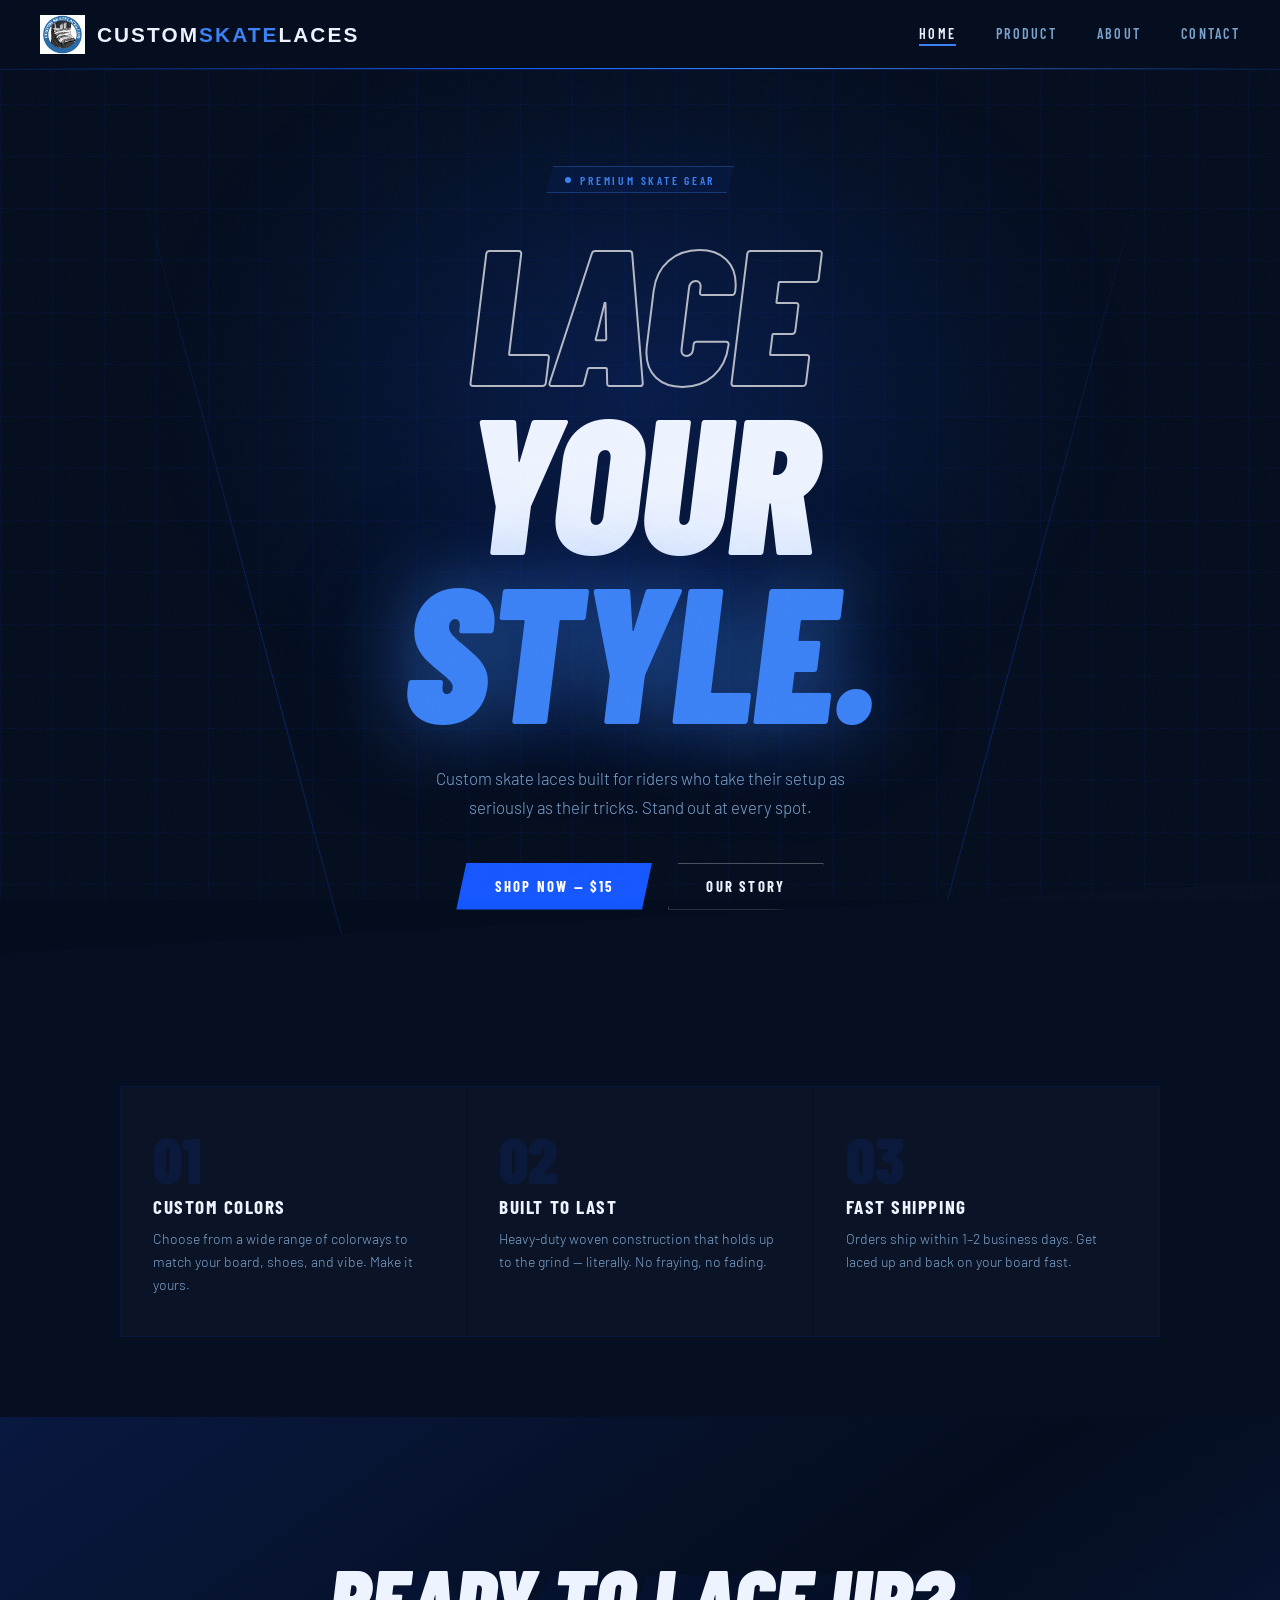
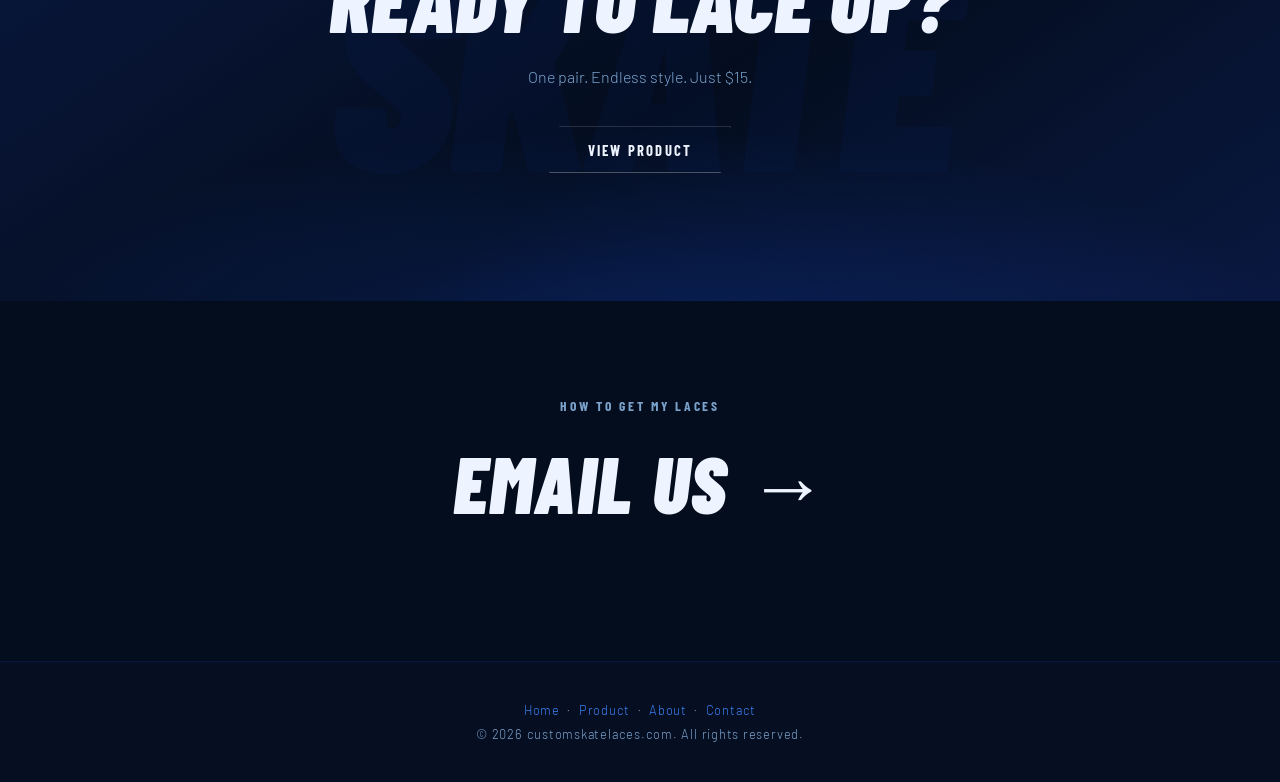
<file: index.html>
<!DOCTYPE html>
<html lang="en">
<head>
  <meta charset="UTF-8" />
  <meta name="viewport" content="width=device-width, initial-scale=1.0" />
  <title>Custom Skate Laces — customskatelaces.com</title>
  <meta name="description" content="Premium custom skate laces. Lace up your style." />
  <link rel="stylesheet" href="styles.css" />
</head>
<body>

  <div class="bg-grid"></div>
  <div class="grain"></div>

  <header>
    <a href="index.html" class="logo-wrap">
      <img src="logo.png" alt="Custom Skate Laces" />
      <span class="logo-text">Custom<em>Skate</em>Laces</span>
    </a>
    <button class="hamburger" aria-label="Toggle menu" onclick="toggleNav()">
      <span></span><span></span><span></span>
    </button>
    <nav id="main-nav">
      <a href="index.html" class="active">Home</a>
      <a href="product.html">Product</a>
      <a href="about.html">About</a>
      <a href="contact.html">Contact</a>
    </nav>
  </header>

  <main>

    <!-- HERO -->
    <section class="hero">
      <div class="hero-lines"></div>

      <div class="hero-tag">
        <span class="dot"></span>
        Premium Skate Gear
      </div>

      <h1>
        <span class="line-outline">Lace</span>
        <span class="line-solid">Your</span>
        <span class="line-blue">Style.</span>
      </h1>

      <p class="hero-sub">
        Custom skate laces built for riders who take their setup as seriously as their tricks. Stand out at every spot.
      </p>

      <div class="hero-actions">
        <a href="product.html" class="btn btn-primary">Shop Now — $15</a>
        <a href="about.html" class="btn btn-ghost">Our Story</a>
      </div>
    </section>

    <!-- FEATURES -->
    <section class="features">
      <div class="features-inner">
        <div class="feature-card">
          <div class="feat-num">01</div>
          <h3>Custom Colors</h3>
          <p>Choose from a wide range of colorways to match your board, shoes, and vibe. Make it yours.</p>
        </div>
        <div class="feature-card">
          <div class="feat-num">02</div>
          <h3>Built to Last</h3>
          <p>Heavy-duty woven construction that holds up to the grind — literally. No fraying, no fading.</p>
        </div>
        <div class="feature-card">
          <div class="feat-num">03</div>
          <h3>Fast Shipping</h3>
          <p>Orders ship within 1–2 business days. Get laced up and back on your board fast.</p>
        </div>
      </div>
    </section>

    <!-- CTA BAND -->
    <section class="cta-band">
      <div class="wm">SKATE</div>
      <h2>Ready to Lace Up?</h2>
      <p>One pair. Endless style. Just $15.</p>
      <a href="product.html" class="btn btn-ghost">View Product</a>
    </section>

    <!-- CONTACT CTA -->
    <section class="contact-cta">
      <p class="contact-eyebrow">How to get my laces</p>
      <a href="mailto:dan.abreu88@gmail.com?subject=Custom%20Skate%20Laces%20Inquiry&body=Hi%20Dan%2C%0A%0AI%27d%20love%20to%20learn%20more%20about%20Custom%20Skate%20Laces.%0A%0A" class="contact-link">
        Email Us <span class="arrow">→</span>
      </a>
    </section>

  </main>

  <footer>
    <a href="index.html">Home</a> &nbsp;·&nbsp; <a href="product.html">Product</a> &nbsp;·&nbsp; <a href="about.html">About</a> &nbsp;·&nbsp; <a href="contact.html">Contact</a>
    <p style="margin-top:0.5rem;">&copy; 2026 customskatelaces.com. All rights reserved.</p>
  </footer>

  <script>
    function toggleNav() {
      document.getElementById('main-nav').classList.toggle('open');
    }
  </script>
</body>
</html>
</file>
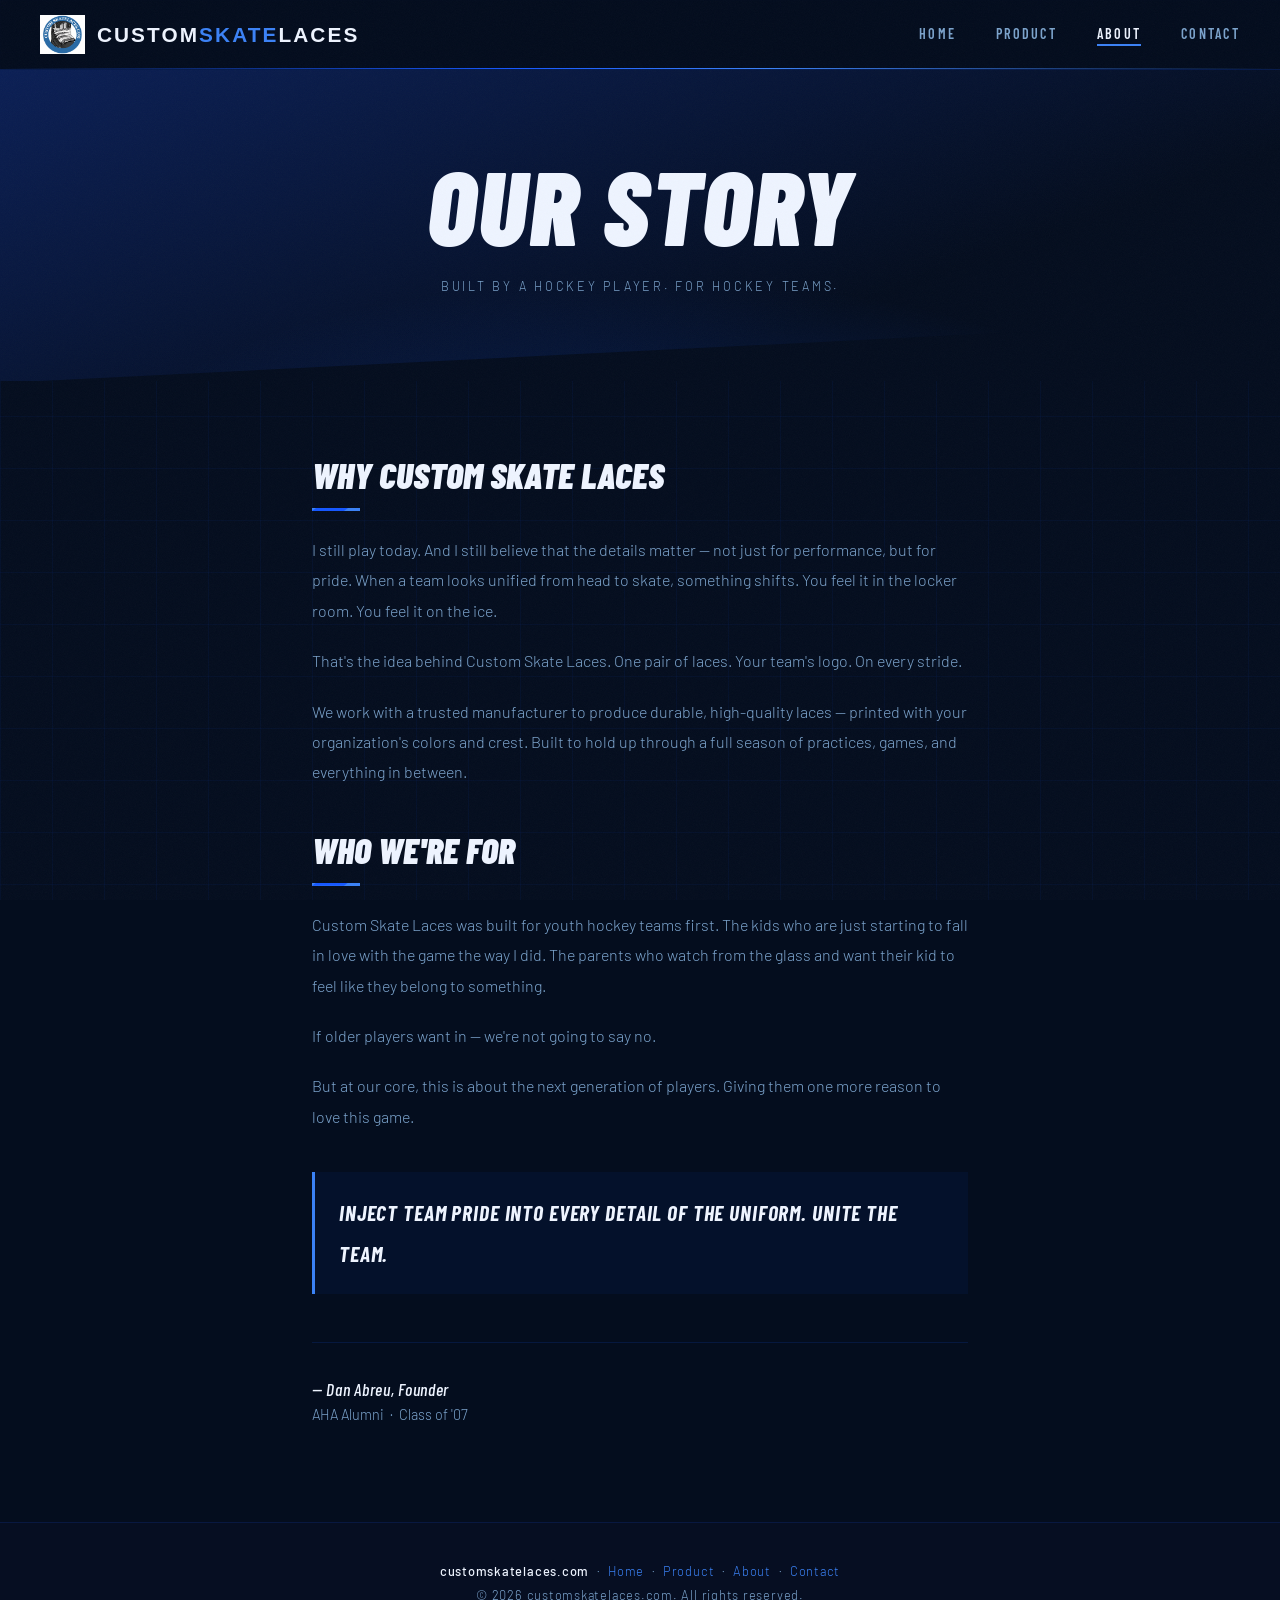
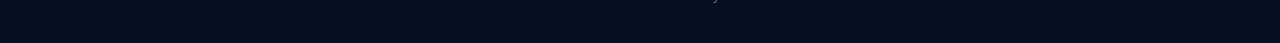
<file: about.html>
<!DOCTYPE html>
<html lang="en">
<head>
  <meta charset="UTF-8" />
  <meta name="viewport" content="width=device-width, initial-scale=1.0" />
  <title>About — customskatelaces.com</title>
  <meta name="description" content="The story behind Custom Skate Laces — built by a hockey player, for hockey teams." />
  <link rel="stylesheet" href="styles.css" />
  <style>
    .about-section {
      position: relative;
      z-index: 1;
      max-width: 720px;
      margin: 4.5rem auto 6rem;
      padding: 0 2rem;
    }
    .about-section h2 {
      font-family: 'Barlow Condensed', sans-serif;
      font-weight: 900;
      font-style: italic;
      font-size: 2.25rem;
      text-transform: uppercase;
      margin: 2.5rem 0 0.75rem;
      color: var(--white);
    }
    .about-section p {
      font-size: 1rem;
      color: var(--muted);
      line-height: 1.9;
      margin-bottom: 1.25rem;
    }
    .about-divider {
      width: 48px;
      height: 3px;
      background: var(--electric);
      margin: 0.5rem 0 1.5rem;
    }
    .about-mission {
      border-left: 3px solid var(--electric);
      padding: 1.25rem 1.5rem;
      margin: 2.5rem 0;
      background: rgba(21,87,255,0.06);
    }
    .about-mission p {
      font-family: 'Barlow Condensed', sans-serif;
      font-weight: 700;
      font-style: italic;
      font-size: 1.35rem;
      text-transform: uppercase;
      color: var(--white);
      margin: 0;
      letter-spacing: 0.04em;
    }
    .about-signature {
      margin-top: 3rem;
      padding-top: 2rem;
      border-top: 1px solid rgba(21,87,255,0.15);
    }
    .about-signature p {
      font-size: 0.9rem;
      color: var(--muted);
      margin: 0;
      line-height: 1.6;
    }
    .about-signature strong {
      color: var(--white);
      font-family: 'Barlow Condensed', sans-serif;
      font-size: 1.1rem;
      font-weight: 700;
      font-style: italic;
      letter-spacing: 0.04em;
    }
  </style>
</head>
<body>
  <div class="bg-grid"></div>
  <div class="grain"></div>
  <header>
    <a href="index.html" class="logo-wrap">
      <img src="logo.png" alt="Custom Skate Laces" />
      <span class="logo-text">Custom<em>Skate</em>Laces</span>
    </a>
    <button class="hamburger" aria-label="Toggle menu" onclick="toggleNav()">
      <span></span><span></span><span></span>
    </button>
    <nav id="main-nav">
      <a href="index.html">Home</a>
      <a href="product.html">Product</a>
      <a href="about.html" class="active">About</a>
      <a href="contact.html">Contact</a>
    </nav>
  </header>
  <main>
    <div class="page-hero">
      <h1>Our Story</h1>
      <p>Built by a hockey player. For hockey teams.</p>
    </div>
    <section class="about-section">
      <h2>Why Custom Skate Laces</h2>
      <div class="about-divider"></div>
      <p>I still play today. And I still believe that the details matter — not just for performance, but for pride. When a team looks unified from head to skate, something shifts. You feel it in the locker room. You feel it on the ice.</p>
      <p>That's the idea behind Custom Skate Laces. One pair of laces. Your team's logo. On every stride.</p>
      <p>We work with a trusted manufacturer to produce durable, high-quality laces — printed with your organization's colors and crest. Built to hold up through a full season of practices, games, and everything in between.</p>
      <h2>Who We're For</h2>
      <div class="about-divider"></div>
      <p>Custom Skate Laces was built for youth hockey teams first. The kids who are just starting to fall in love with the game the way I did. The parents who watch from the glass and want their kid to feel like they belong to something.</p>
      <p>If older players want in — we're not going to say no.</p>
      <p>But at our core, this is about the next generation of players. Giving them one more reason to love this game.</p>
      <div class="about-mission">
        <p>Inject team pride into every detail of the uniform. Unite the team.</p>
      </div>
      <div class="about-signature">
        <p><strong>— Dan Abreu, Founder</strong></p>
        <p>AHA Alumni &nbsp;·&nbsp; Class of '07</p>
      </div>
    </section>
  </main>
  <footer>
    <p><strong>customskatelaces.com</strong> &nbsp;·&nbsp; <a href="index.html">Home</a> &nbsp;·&nbsp; <a href="product.html">Product</a> &nbsp;·&nbsp; <a href="about.html">About</a> &nbsp;·&nbsp; <a href="contact.html">Contact</a></p>
    <p style="margin-top:0.5rem;">&copy; 2026 customskatelaces.com. All rights reserved.</p>
  </footer>
  <script>
    function toggleNav() {
      document.getElementById('main-nav').classList.toggle('open');
    }
  </script>
</body>
</html>
</file>
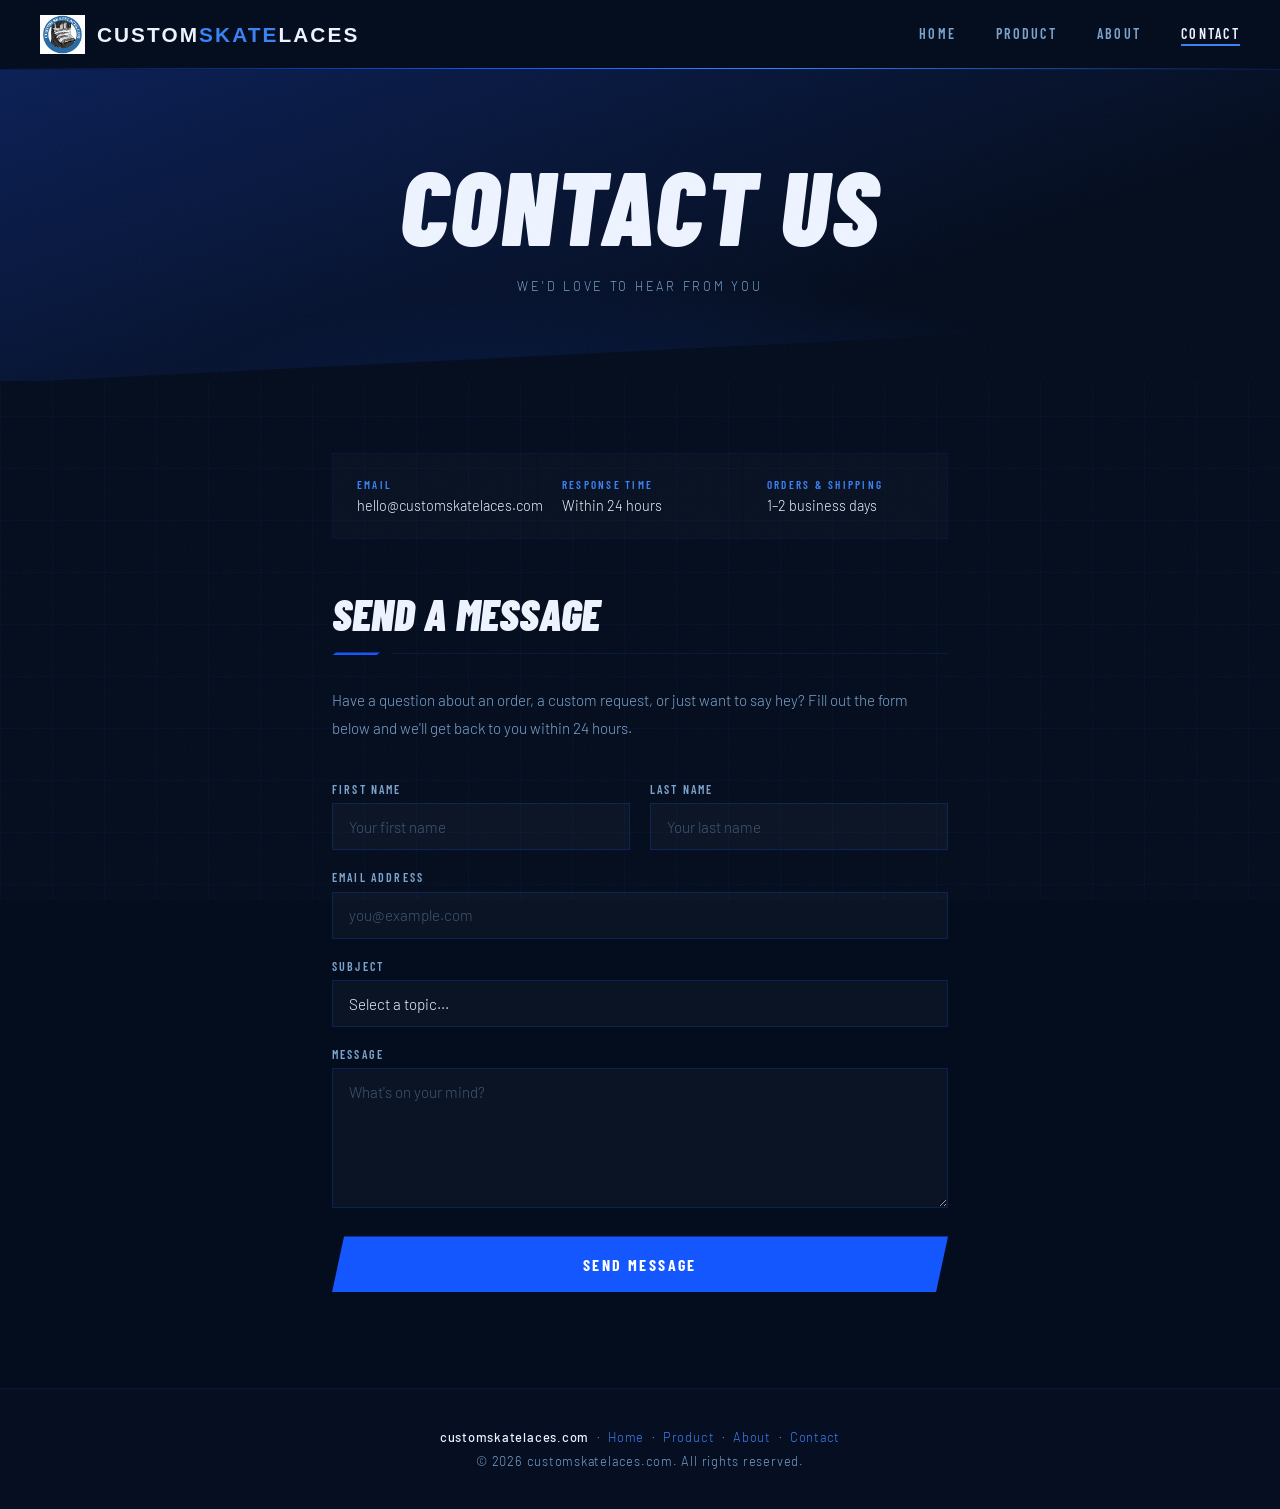
<file: contact.html>
<!DOCTYPE html>
<html lang="en">
<head>
  <meta charset="UTF-8" />
  <meta name="viewport" content="width=device-width, initial-scale=1.0" />
  <title>Contact — customskatelaces.com</title>
  <meta name="description" content="Get in touch with Custom Skate Laces." />
  <link rel="stylesheet" href="styles.css" />
  <style>
    /* ── CONTACT PAGE STYLES ── */
    .contact-section {
      position: relative;
      z-index: 1;
      max-width: 680px;
      margin: 4.5rem auto 6rem;
      padding: 0 2rem;
    }

    .contact-section h2 {
      font-family: 'Barlow Condensed', sans-serif;
      font-weight: 900;
      font-style: italic;
      font-size: 2.75rem;
      text-transform: uppercase;
      margin-bottom: 0.75rem;
    }

    .contact-intro {
      font-size: 0.95rem;
      color: var(--muted);
      line-height: 1.8;
      margin-bottom: 2.5rem;
    }

    .contact-form {
      display: flex;
      flex-direction: column;
      gap: 1.25rem;
    }

    .form-group {
      display: flex;
      flex-direction: column;
      gap: 0.45rem;
    }

    .form-row {
      display: grid;
      grid-template-columns: 1fr 1fr;
      gap: 1.25rem;
    }

    label {
      font-family: 'Barlow Condensed', sans-serif;
      font-weight: 600;
      font-size: 0.75rem;
      letter-spacing: 0.18em;
      text-transform: uppercase;
      color: var(--muted);
    }

    input, textarea, select {
      background: rgba(255,255,255,0.03);
      border: 1px solid rgba(21,87,255,0.22);
      color: var(--white);
      font-family: 'Barlow', sans-serif;
      font-size: 0.95rem;
      font-weight: 300;
      padding: 0.85rem 1rem;
      outline: none;
      transition: border-color 0.2s, background 0.2s, box-shadow 0.2s;
      width: 100%;
      -webkit-appearance: none;
    }

    input::placeholder, textarea::placeholder {
      color: rgba(123,163,204,0.45);
    }

    input:focus, textarea:focus, select:focus {
      border-color: var(--electric);
      background: rgba(21,87,255,0.06);
      box-shadow: 0 0 0 3px rgba(21,87,255,0.12);
    }

    textarea {
      resize: vertical;
      min-height: 140px;
    }

    select option {
      background: var(--navy);
      color: var(--white);
    }

    .submit-btn {
      width: 100%;
      text-align: center;
      padding: 1.15rem;
      font-size: 1rem;
      margin-top: 0.5rem;
      clip-path: polygon(12px 0%, 100% 0%, calc(100% - 12px) 100%, 0% 100%);
      cursor: pointer;
    }

    /* Success state */
    .success-msg {
      display: none;
      background: rgba(21,87,255,0.1);
      border: 1px solid rgba(21,87,255,0.3);
      padding: 1.5rem;
      text-align: center;
      margin-top: 1.5rem;
    }

    .success-msg h3 {
      font-family: 'Barlow Condensed', sans-serif;
      font-weight: 700;
      font-style: italic;
      font-size: 1.75rem;
      text-transform: uppercase;
      color: var(--electric);
      margin-bottom: 0.5rem;
    }

    .success-msg p {
      color: var(--muted);
      font-size: 0.9rem;
    }

    /* Info cards */
    .contact-info {
      display: grid;
      grid-template-columns: repeat(auto-fit, minmax(180px, 1fr));
      gap: 1px;
      border: 1px solid rgba(21,87,255,0.12);
      margin-bottom: 3rem;
    }

    .info-card {
      background: rgba(255,255,255,0.018);
      padding: 1.5rem;
      transition: background 0.3s;
    }

    .info-card:hover { background: rgba(21,87,255,0.055); }

    .info-label {
      font-family: 'Barlow Condensed', sans-serif;
      font-size: 0.7rem;
      font-weight: 600;
      letter-spacing: 0.2em;
      text-transform: uppercase;
      color: var(--electric);
      margin-bottom: 0.4rem;
    }

    .info-value {
      font-size: 0.9rem;
      color: var(--white);
    }

    @media (max-width: 560px) {
      .form-row { grid-template-columns: 1fr; }
    }
  </style>
</head>
<body>

  <div class="bg-grid"></div>
  <div class="grain"></div>

  <header>
    <a href="index.html" class="logo-wrap">
      <img src="logo.png" alt="Custom Skate Laces" />
      <span class="logo-text">Custom<em>Skate</em>Laces</span>
    </a>
    <button class="hamburger" aria-label="Toggle menu" onclick="toggleNav()">
      <span></span><span></span><span></span>
    </button>
    <nav id="main-nav">
      <a href="index.html">Home</a>
      <a href="product.html">Product</a>
      <a href="about.html">About</a>
      <a href="contact.html" class="active">Contact</a>
    </nav>
  </header>

  <main>

    <div class="page-hero">
      <h1>Contact Us</h1>
      <p>We'd love to hear from you</p>
    </div>

    <section class="contact-section">

      <!-- Info strip -->
      <div class="contact-info">
        <div class="info-card">
          <div class="info-label">Email</div>
          <div class="info-value">hello@customskatelaces.com</div>
        </div>
        <div class="info-card">
          <div class="info-label">Response Time</div>
          <div class="info-value">Within 24 hours</div>
        </div>
        <div class="info-card">
          <div class="info-label">Orders & Shipping</div>
          <div class="info-value">1–2 business days</div>
        </div>
      </div>

      <h2>Send a Message</h2>
      <div class="about-divider"></div>
      <p class="contact-intro">
        Have a question about an order, a custom request, or just want to say hey? Fill out the form below and we'll get back to you within 24 hours.
      </p>

      <form class="contact-form" onsubmit="handleSubmit(event)">

        <div class="form-row">
          <div class="form-group">
            <label for="fname">First Name</label>
            <input type="text" id="fname" name="fname" placeholder="Your first name" required />
          </div>
          <div class="form-group">
            <label for="lname">Last Name</label>
            <input type="text" id="lname" name="lname" placeholder="Your last name" required />
          </div>
        </div>

        <div class="form-group">
          <label for="email">Email Address</label>
          <input type="email" id="email" name="email" placeholder="you@example.com" required />
        </div>

        <div class="form-group">
          <label for="subject">Subject</label>
          <select id="subject" name="subject">
            <option value="">Select a topic...</option>
            <option value="order">Order Question</option>
            <option value="custom">Custom Request</option>
            <option value="shipping">Shipping</option>
            <option value="other">Other</option>
          </select>
        </div>

        <div class="form-group">
          <label for="message">Message</label>
          <textarea id="message" name="message" placeholder="What's on your mind?" required></textarea>
        </div>

        <button type="submit" class="btn btn-primary submit-btn">Send Message</button>

      </form>

      <div class="success-msg" id="success">
        <h3>Message Sent!</h3>
        <p>Thanks for reaching out — we'll get back to you within 24 hours.</p>
      </div>

    </section>

  </main>

  <footer>
    <p><strong>customskatelaces.com</strong> &nbsp;·&nbsp; <a href="index.html">Home</a> &nbsp;·&nbsp; <a href="product.html">Product</a> &nbsp;·&nbsp; <a href="about.html">About</a> &nbsp;·&nbsp; <a href="contact.html">Contact</a></p>
    <p style="margin-top:0.5rem;">&copy; 2026 customskatelaces.com. All rights reserved.</p>
  </footer>

  <script>
    function toggleNav() {
      document.getElementById('main-nav').classList.toggle('open');
    }

    function handleSubmit(e) {
      e.preventDefault();
      document.querySelector('.contact-form').style.display = 'none';
      document.getElementById('success').style.display = 'block';
    }
  </script>

</body>
</html>
</file>
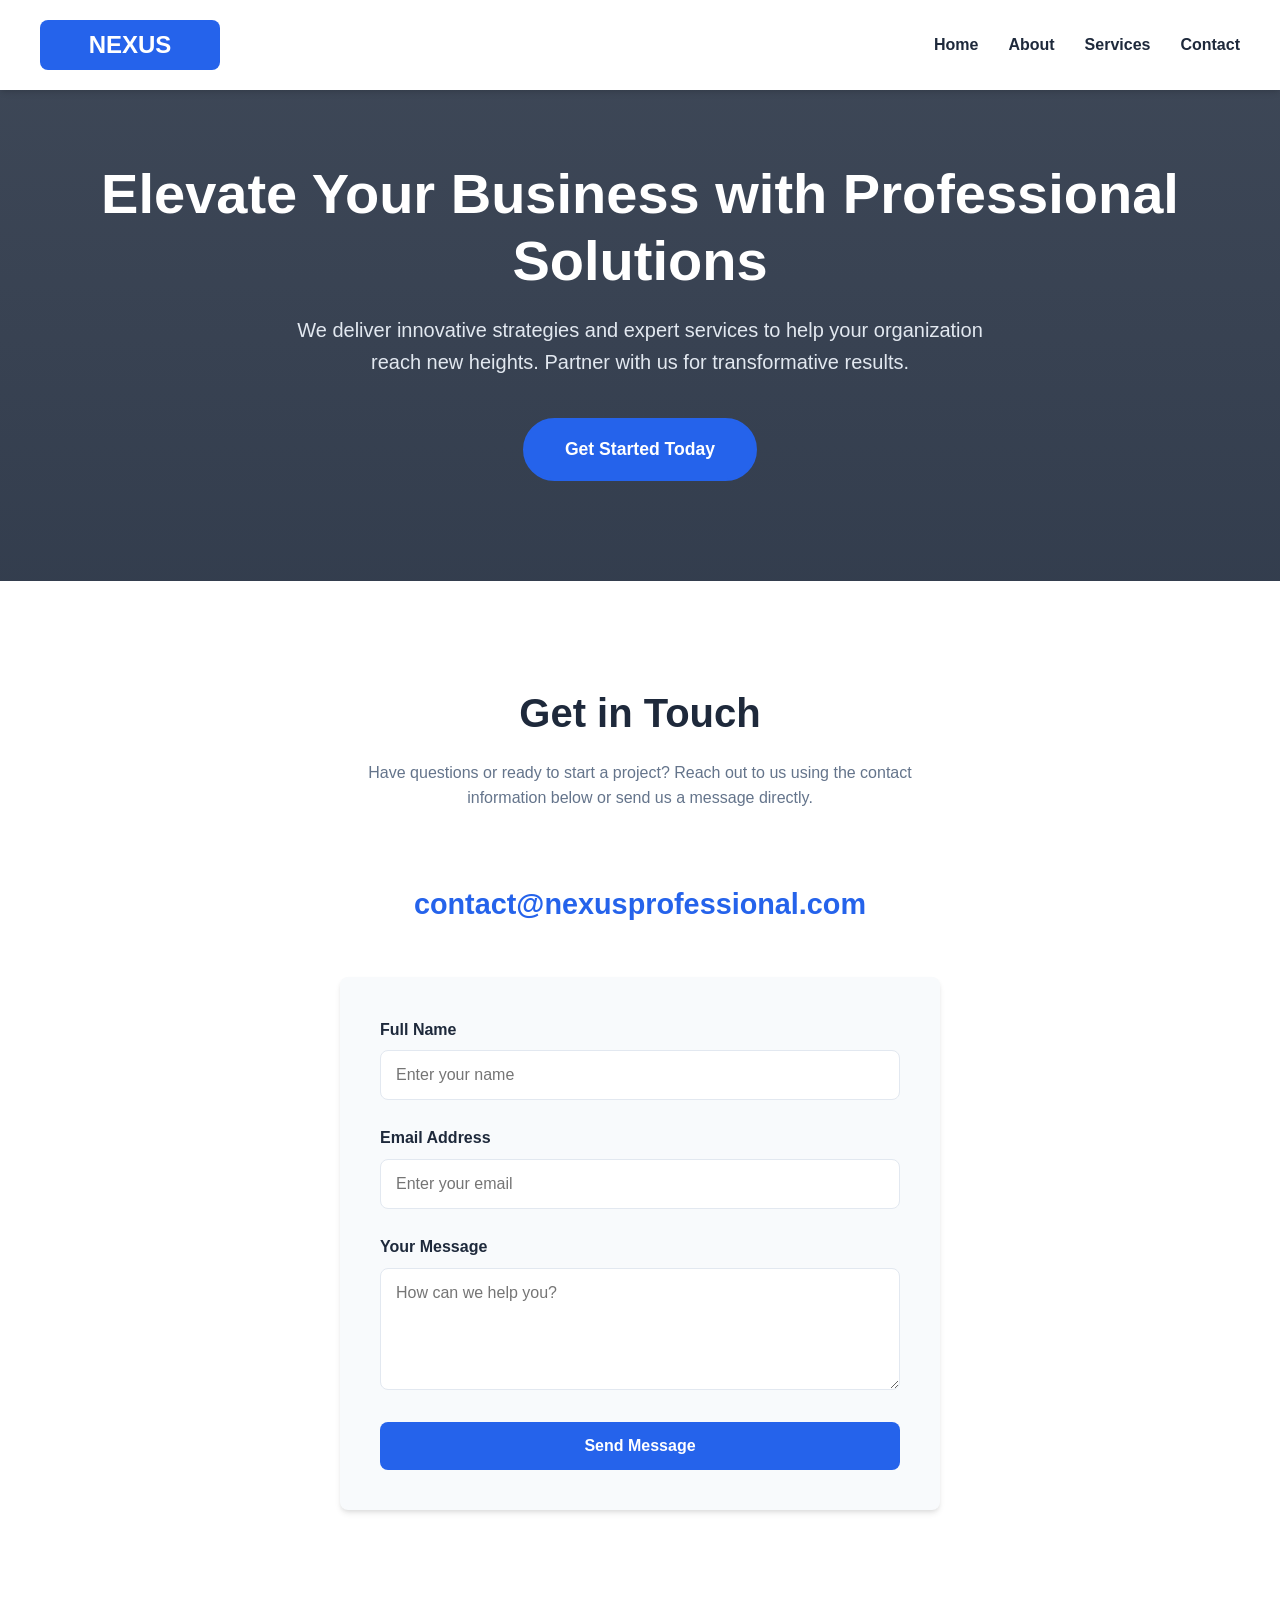
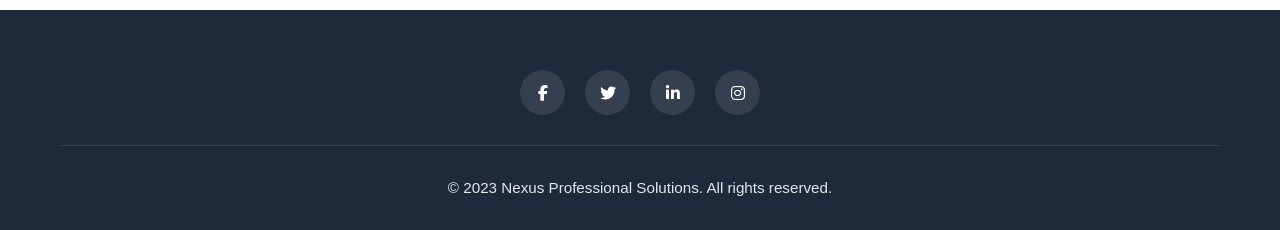
<file: landing-page.html>
<!DOCTYPE html>
<html lang="en">
<head>
    <meta charset="UTF-8">
    <meta name="viewport" content="width=device-width, initial-scale=1.0">
    <title>Nexus | Professional Solutions</title>
    <link rel="stylesheet" href="https://cdnjs.cloudflare.com/ajax/libs/font-awesome/6.4.0/css/all.min.css">
    <style>
        /* Base Styles & Variables */
        :root {
            --primary: #2563eb;
            --primary-dark: #1d4ed8;
            --secondary: #64748b;
            --light: #f8fafc;
            --dark: #1e293b;
            --gray: #e2e8f0;
            --transition: all 0.3s ease;
            --shadow: 0 4px 6px -1px rgba(0, 0, 0, 0.1), 0 2px 4px -1px rgba(0, 0, 0, 0.06);
            --radius: 8px;
        }
        
        * {
            margin: 0;
            padding: 0;
            box-sizing: border-box;
        }
        
        body {
            font-family: 'Segoe UI', Tahoma, Geneva, Verdana, sans-serif;
            line-height: 1.6;
            color: var(--dark);
            background-color: var(--light);
        }
        
        .container {
            width: 100%;
            max-width: 1200px;
            margin: 0 auto;
            padding: 0 20px;
        }
        
        /* Header & Navigation */
        header {
            background-color: white;
            box-shadow: var(--shadow);
            position: fixed;
            top: 0;
            width: 100%;
            z-index: 1000;
        }
        
        .header-container {
            display: flex;
            justify-content: space-between;
            align-items: center;
            padding: 20px 0;
        }
        
        .logo {
            display: flex;
            align-items: center;
        }
        
        .logo-placeholder {
            width: 180px;
            height: 50px;
            background-color: var(--primary);
            color: white;
            display: flex;
            align-items: center;
            justify-content: center;
            font-weight: 700;
            font-size: 1.5rem;
            border-radius: var(--radius);
        }
        
        nav ul {
            display: flex;
            list-style: none;
        }
        
        nav ul li {
            margin-left: 30px;
        }
        
        nav ul li a {
            text-decoration: none;
            color: var(--dark);
            font-weight: 600;
            transition: var(--transition);
            padding: 5px 0;
            position: relative;
        }
        
        nav ul li a:hover {
            color: var(--primary);
        }
        
        nav ul li a::after {
            content: '';
            position: absolute;
            bottom: 0;
            left: 0;
            width: 0;
            height: 2px;
            background-color: var(--primary);
            transition: var(--transition);
        }
        
        nav ul li a:hover::after {
            width: 100%;
        }
        
        .mobile-menu-btn {
            display: none;
            background: none;
            border: none;
            font-size: 1.5rem;
            color: var(--dark);
            cursor: pointer;
        }
        
        /* Hero Section */
        .hero {
            padding: 160px 0 100px;
            background: linear-gradient(rgba(30, 41, 59, 0.85), rgba(30, 41, 59, 0.9)), url('https://images.unsplash.com/photo-1497366216548-37526070297c?ixlib=rb-4.0.3&ixid=M3wxMjA3fDB8MHxwaG90by1wYWdlfHx8fGVufDB8fHx8fA%3D%3D&auto=format&fit=crop&w=2069&q=80') no-repeat center center/cover;
            color: white;
            text-align: center;
        }
        
        .hero h1 {
            font-size: 3.5rem;
            margin-bottom: 20px;
            line-height: 1.2;
        }
        
        .hero p {
            font-size: 1.25rem;
            max-width: 700px;
            margin: 0 auto 40px;
            color: var(--gray);
        }
        
        .cta-button {
            display: inline-block;
            background-color: var(--primary);
            color: white;
            padding: 15px 40px;
            border-radius: 50px;
            text-decoration: none;
            font-weight: 600;
            font-size: 1.1rem;
            transition: var(--transition);
            border: 2px solid var(--primary);
        }
        
        .cta-button:hover {
            background-color: transparent;
            color: white;
        }
        
        /* Contact Section */
        .contact-section {
            padding: 100px 0;
            background-color: white;
        }
        
        .section-title {
            text-align: center;
            margin-bottom: 60px;
        }
        
        .section-title h2 {
            font-size: 2.5rem;
            margin-bottom: 15px;
            color: var(--dark);
        }
        
        .section-title p {
            color: var(--secondary);
            max-width: 600px;
            margin: 0 auto;
        }
        
        .contact-container {
            display: flex;
            justify-content: center;
            align-items: center;
            flex-direction: column;
        }
        
        .contact-email {
            font-size: 1.8rem;
            margin-bottom: 40px;
            text-align: center;
        }
        
        .contact-email a {
            color: var(--primary);
            text-decoration: none;
            font-weight: 600;
            padding: 10px 20px;
            border-radius: var(--radius);
            transition: var(--transition);
            display: inline-block;
        }
        
        .contact-email a:hover {
            background-color: rgba(37, 99, 235, 0.1);
        }
        
        .contact-form {
            width: 100%;
            max-width: 600px;
            background-color: var(--light);
            padding: 40px;
            border-radius: var(--radius);
            box-shadow: var(--shadow);
        }
        
        .form-group {
            margin-bottom: 25px;
        }
        
        .form-group label {
            display: block;
            margin-bottom: 8px;
            font-weight: 600;
        }
        
        .form-group input,
        .form-group textarea {
            width: 100%;
            padding: 15px;
            border: 1px solid var(--gray);
            border-radius: var(--radius);
            font-family: inherit;
            font-size: 1rem;
            transition: var(--transition);
        }
        
        .form-group input:focus,
        .form-group textarea:focus {
            outline: none;
            border-color: var(--primary);
            box-shadow: 0 0 0 3px rgba(37, 99, 235, 0.1);
        }
        
        .submit-btn {
            background-color: var(--primary);
            color: white;
            border: none;
            padding: 15px 30px;
            border-radius: var(--radius);
            font-weight: 600;
            font-size: 1rem;
            cursor: pointer;
            transition: var(--transition);
            width: 100%;
        }
        
        .submit-btn:hover {
            background-color: var(--primary-dark);
        }
        
        /* Footer */
        footer {
            background-color: var(--dark);
            color: white;
            padding: 60px 0 30px;
        }
        
        .footer-container {
            display: flex;
            flex-direction: column;
            align-items: center;
        }
        
        .social-icons {
            display: flex;
            margin-bottom: 30px;
        }
        
        .social-icons a {
            display: flex;
            align-items: center;
            justify-content: center;
            width: 45px;
            height: 45px;
            background-color: rgba(255, 255, 255, 0.1);
            color: white;
            border-radius: 50%;
            margin: 0 10px;
            text-decoration: none;
            transition: var(--transition);
        }
        
        .social-icons a:hover {
            background-color: var(--primary);
            transform: translateY(-3px);
        }
        
        .copyright {
            text-align: center;
            color: var(--gray);
            font-size: 0.95rem;
            padding-top: 30px;
            border-top: 1px solid rgba(255, 255, 255, 0.1);
            width: 100%;
        }
        
        /* Responsive Design */
        @media (max-width: 992px) {
            .hero h1 {
                font-size: 2.8rem;
            }
            
            .contact-email {
                font-size: 1.5rem;
            }
        }
        
        @media (max-width: 768px) {
            .mobile-menu-btn {
                display: block;
            }
            
            nav ul {
                position: fixed;
                top: 90px;
                left: 0;
                width: 100%;
                background-color: white;
                flex-direction: column;
                align-items: center;
                padding: 20px 0;
                box-shadow: var(--shadow);
                transform: translateY(-100%);
                opacity: 0;
                visibility: hidden;
                transition: var(--transition);
            }
            
            nav ul.active {
                transform: translateY(0);
                opacity: 1;
                visibility: visible;
            }
            
            nav ul li {
                margin: 15px 0;
            }
            
            .hero {
                padding: 140px 0 80px;
            }
            
            .hero h1 {
                font-size: 2.2rem;
            }
            
            .hero p {
                font-size: 1.1rem;
            }
            
            .contact-form {
                padding: 30px 20px;
            }
            
            .section-title h2 {
                font-size: 2rem;
            }
        }
        
        @media (max-width: 576px) {
            .hero h1 {
                font-size: 1.8rem;
            }
            
            .contact-email {
                font-size: 1.3rem;
            }
            
            .contact-email a {
                padding: 8px 15px;
            }
            
            .logo-placeholder {
                width: 150px;
                height: 45px;
                font-size: 1.3rem;
            }
        }
    </style>
</head>
<body>
    <!-- Header Section -->
    <header>
        <div class="container header-container">
            <div class="logo">
                <div class="logo-placeholder">
                    NEXUS
                </div>
            </div>
            
            <button class="mobile-menu-btn" id="mobileMenuBtn">
                <i class="fas fa-bars"></i>
            </button>
            
            <nav>
                <ul id="navMenu">
                    <li><a href="#home">Home</a></li>
                    <li><a href="#about">About</a></li>
                    <li><a href="#services">Services</a></li>
                    <li><a href="#contact">Contact</a></li>
                </ul>
            </nav>
        </div>
    </header>

    <!-- Hero Section -->
    <section class="hero" id="home">
        <div class="container">
            <h1>Elevate Your Business with Professional Solutions</h1>
            <p>We deliver innovative strategies and expert services to help your organization reach new heights. Partner with us for transformative results.</p>
            <a href="#contact" class="cta-button">Get Started Today</a>
        </div>
    </section>

    <!-- Contact Section -->
    <section class="contact-section" id="contact">
        <div class="container">
            <div class="section-title">
                <h2>Get in Touch</h2>
                <p>Have questions or ready to start a project? Reach out to us using the contact information below or send us a message directly.</p>
            </div>
            
            <div class="contact-container">
                <div class="contact-email">
                    <a href="mailto:contact@nexusprofessional.com">contact@nexusprofessional.com</a>
                </div>
                
                <form class="contact-form" id="contactForm">
                    <div class="form-group">
                        <label for="name">Full Name</label>
                        <input type="text" id="name" placeholder="Enter your name" required>
                    </div>
                    
                    <div class="form-group">
                        <label for="email">Email Address</label>
                        <input type="email" id="email" placeholder="Enter your email" required>
                    </div>
                    
                    <div class="form-group">
                        <label for="message">Your Message</label>
                        <textarea id="message" rows="5" placeholder="How can we help you?" required></textarea>
                    </div>
                    
                    <button type="submit" class="submit-btn">Send Message</button>
                </form>
            </div>
        </div>
    </section>

    <!-- Footer -->
    <footer>
        <div class="container footer-container">
            <div class="social-icons">
                <a href="#" aria-label="Facebook"><i class="fab fa-facebook-f"></i></a>
                <a href="#" aria-label="Twitter"><i class="fab fa-twitter"></i></a>
                <a href="#" aria-label="LinkedIn"><i class="fab fa-linkedin-in"></i></a>
                <a href="#" aria-label="Instagram"><i class="fab fa-instagram"></i></a>
            </div>
            
            <div class="copyright">
                <p>&copy; 2023 Nexus Professional Solutions. All rights reserved.</p>
            </div>
        </div>
    </footer>

    <script>
        // Mobile menu toggle
        const mobileMenuBtn = document.getElementById('mobileMenuBtn');
        const navMenu = document.getElementById('navMenu');
        
        mobileMenuBtn.addEventListener('click', () => {
            navMenu.classList.toggle('active');
            mobileMenuBtn.innerHTML = navMenu.classList.contains('active') 
                ? '<i class="fas fa-times"></i>' 
                : '<i class="fas fa-bars"></i>';
        });
        
        // Close mobile menu when clicking a link
        document.querySelectorAll('nav ul li a').forEach(link => {
            link.addEventListener('click', () => {
                navMenu.classList.remove('active');
                mobileMenuBtn.innerHTML = '<i class="fas fa-bars"></i>';
            });
        });
        
        // Form submission
        const contactForm = document.getElementById('contactForm');
        
        contactForm.addEventListener('submit', (e) => {
            e.preventDefault();
            
            // Get form values
            const name = document.getElementById('name').value;
            const email = document.getElementById('email').value;
            const message = document.getElementById('message').value;
            
            // In a real application, you would send this data to a server
            // For this demo, we'll just show an alert
            alert(`Thank you, ${name}! Your message has been received. We'll contact you at ${email} soon.`);
            
            // Reset form
            contactForm.reset();
        });
        
        // Smooth scrolling for anchor links
        document.querySelectorAll('a[href^="#"]').forEach(anchor => {
            anchor.addEventListener('click', function(e) {
                e.preventDefault();
                
                const targetId = this.getAttribute('href');
                if(targetId === '#') return;
                
                const targetElement = document.querySelector(targetId);
                if(targetElement) {
                    window.scrollTo({
                        top: targetElement.offsetTop - 100,
                        behavior: 'smooth'
                    });
                }
            });
        });
    </script>
</body>
</html>
</file>
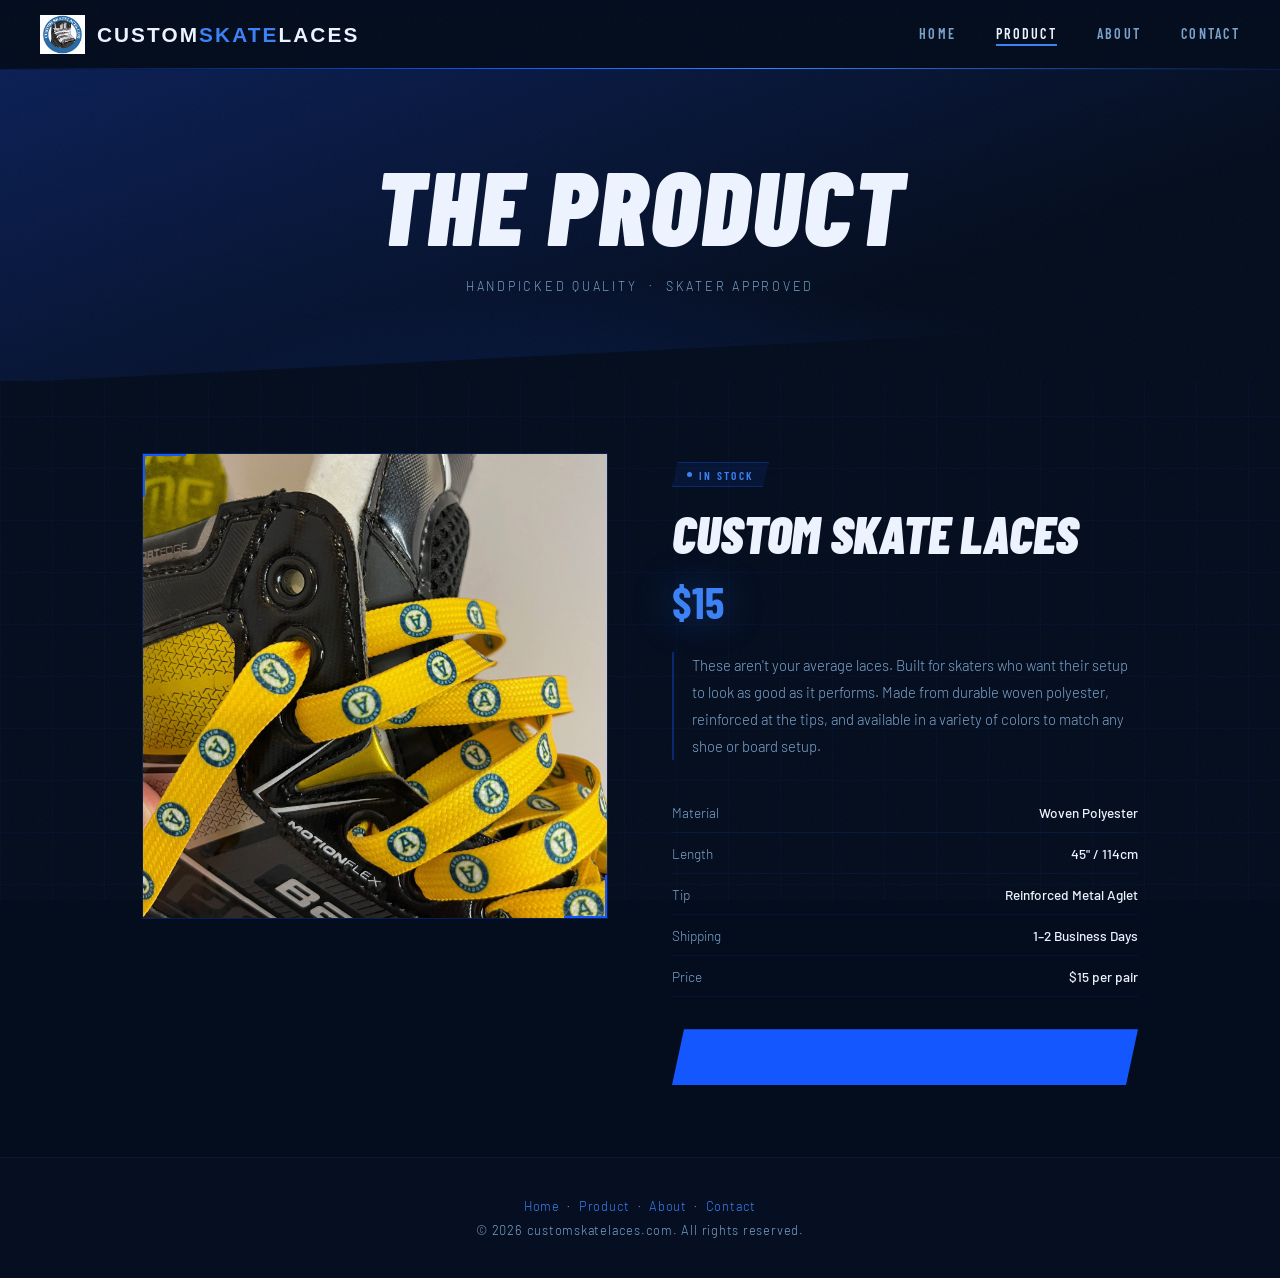
<file: product.html>
<!DOCTYPE html>
<html lang="en">
<head>
  <meta charset="UTF-8" />
  <meta name="viewport" content="width=device-width, initial-scale=1.0" />
  <title>Product — customskatelaces.com</title>
  <meta name="description" content="Buy Custom Skate Laces for $15. Premium quality, fast shipping." />
  <link rel="stylesheet" href="styles.css" />
</head>
<body>

  <div class="bg-grid"></div>
  <div class="grain"></div>

  <header>
    <a href="index.html" class="logo-wrap">
      <img src="logo.png" alt="Custom Skate Laces" />
      <span class="logo-text">Custom<em>Skate</em>Laces</span>
    </a>
    <button class="hamburger" aria-label="Toggle menu" onclick="toggleNav()">
      <span></span><span></span><span></span>
    </button>
    <nav id="main-nav">
      <a href="index.html">Home</a>
      <a href="product.html" class="active">Product</a>
      <a href="about.html">About</a>
      <a href="contact.html">Contact</a>
    </nav>
  </header>

  <main>

    <div class="page-hero">
      <h1>The Product</h1>
      <p>Handpicked quality &nbsp;·&nbsp; Skater approved</p>
    </div>

    <section class="product-section">

      <div class="product-image-wrap">
        <img src="product.jpg" alt="Custom Skate Laces" />
        <div class="corner-br"></div>
      </div>

      <div class="product-details">
        <div class="product-badge">
          <span class="badge-dot"></span>
          In Stock
        </div>

        <h2>Custom Skate Laces</h2>
        <p class="product-price">$15</p>

        <p class="product-desc">
          These aren't your average laces. Built for skaters who want their setup to look as good as it performs. Made from durable woven polyester, reinforced at the tips, and available in a variety of colors to match any shoe or board setup.
        </p>

        <ul class="product-specs">
          <li><span>Material</span> <span>Woven Polyester</span></li>
          <li><span>Length</span> <span>45" / 114cm</span></li>
          <li><span>Tip</span> <span>Reinforced Metal Aglet</span></li>
          <li><span>Shipping</span> <span>1–2 Business Days</span></li>
          <li><span>Price</span> <span>$15 per pair</span></li>
        </ul>

        <button class="btn btn-primary buy-btn" onclick="handleBuy()">Buy Now — $15</button>
      </div>

    </section>

  </main>

  <footer>
    <a href="index.html">Home</a> &nbsp;·&nbsp; <a href="product.html">Product</a> &nbsp;·&nbsp; <a href="about.html">About</a> &nbsp;·&nbsp; <a href="contact.html">Contact</a>
    <p style="margin-top:0.5rem;">&copy; 2026 customskatelaces.com. All rights reserved.</p>
  </footer>

  <script>
    function toggleNav() { document.getElementById('main-nav').classList.toggle('open'); }
    function handleBuy() { alert('Thanks for your interest! Payment processing coming soon.'); }
  </script>
</body>
</html>
</file>
<file: styles.css>
@import url('https://fonts.googleapis.com/css2?family=Barlow+Condensed:ital,wght@0,400;0,600;0,700;0,900;1,700;1,900&family=Barlow:wght@300;400;500&display=swap');

*, *::before, *::after { box-sizing: border-box; margin: 0; padding: 0; }

:root {
  --navy:     #040d1e;
  --deep:     #060e22;
  --blue:     #1557ff;
  --electric: #3b82f6;
  --neon:     #60a5fa;
  --ice:      #bfdbfe;
  --white:    #eef4ff;
  --muted:    #7ba3cc;
}

html { scroll-behavior: smooth; }

body {
  font-family: 'Barlow', sans-serif;
  font-weight: 300;
  color: var(--white);
  background: var(--navy);
  min-height: 100vh;
  display: flex;
  flex-direction: column;
}

/* ── ANIMATED GRID BACKGROUND ── */
.bg-grid {
  position: fixed;
  inset: 0;
  pointer-events: none;
  z-index: 0;
  background-image:
    linear-gradient(rgba(21,87,255,0.055) 1px, transparent 1px),
    linear-gradient(90deg, rgba(21,87,255,0.055) 1px, transparent 1px);
  background-size: 52px 52px;
  animation: gridMove 22s linear infinite;
}

@keyframes gridMove {
  0%   { background-position: 0 0; }
  100% { background-position: 52px 52px; }
}

/* ── GRAIN OVERLAY ── */
.grain {
  position: fixed;
  inset: 0;
  pointer-events: none;
  z-index: 998;
  opacity: 0.032;
  background-image: url("data:image/svg+xml,%3Csvg xmlns='http://www.w3.org/2000/svg' width='300' height='300'%3E%3Cfilter id='n'%3E%3CfeTurbulence type='fractalNoise' baseFrequency='0.85' numOctaves='4' stitchTiles='stitch'/%3E%3C/filter%3E%3Crect width='300' height='300' filter='url(%23n)'/%3E%3C/svg%3E");
  background-size: 200px 200px;
}

/* ── HEADER ── */
header {
  position: sticky;
  top: 0;
  z-index: 500;
  padding: 0 2.5rem;
  height: 70px;
  display: flex;
  align-items: center;
  justify-content: space-between;
  background: rgba(4, 13, 30, 0.82);
  backdrop-filter: blur(18px);
  -webkit-backdrop-filter: blur(18px);
  border-bottom: 1px solid rgba(21, 87, 255, 0.2);
}

header::after {
  content: '';
  position: absolute;
  bottom: 0; left: 0; right: 0;
  height: 1px;
  background: linear-gradient(90deg, transparent 0%, var(--blue) 40%, var(--electric) 60%, transparent 100%);
  animation: glow-line 4s ease-in-out infinite;
}

@keyframes glow-line {
  0%, 100% { opacity: 0.3; }
  50% { opacity: 1; }
}

.logo-wrap {
  display: flex;
  align-items: center;
  gap: 0.75rem;
  text-decoration: none;
  position: relative;
  z-index: 1;
}

.logo-wrap img {
  height: 40px;
  width: auto;
  object-fit: contain;
}

.logo-text {
  font-family: 'Anton', sans-serif;
  font-weight: 900;
  font-size: 1.3rem;
  letter-spacing: 0.1em;
  text-transform: uppercase;
  color: var(--white);
}

.logo-text em {
  font-style: normal;
  color: var(--electric);
}

nav { display: flex; gap: 2.5rem; align-items: center; }

nav a {
  text-decoration: none;
  color: var(--muted);
  font-family: 'Barlow Condensed', sans-serif;
  font-weight: 600;
  font-size: 0.88rem;
  letter-spacing: 0.16em;
  text-transform: uppercase;
  transition: color 0.2s;
  position: relative;
  padding-bottom: 2px;
}

nav a::after {
  content: '';
  position: absolute;
  bottom: -2px; left: 0;
  width: 0; height: 2px;
  background: var(--electric);
  transition: width 0.25s;
}

nav a:hover, nav a.active { color: var(--white); }
nav a:hover::after, nav a.active::after { width: 100%; }

.hamburger {
  display: none;
  flex-direction: column;
  gap: 5px;
  cursor: pointer;
  background: none;
  border: none;
  padding: 4px;
  z-index: 1;
}
.hamburger span { display: block; width: 22px; height: 2px; background: var(--white); transition: all 0.3s; }

/* ── BUTTONS ── */
.btn {
  display: inline-block;
  font-family: 'Barlow Condensed', sans-serif;
  font-weight: 700;
  font-size: 0.92rem;
  letter-spacing: 0.15em;
  text-transform: uppercase;
  text-decoration: none;
  cursor: pointer;
  border: none;
  padding: 0.9rem 2.4rem;
  transition: all 0.22s;
  clip-path: polygon(10px 0%, 100% 0%, calc(100% - 10px) 100%, 0% 100%);
}

.btn-primary {
  background: var(--blue);
  color: #fff;
}
.btn-primary:hover {
  background: var(--electric);
  transform: translateY(-3px);
  box-shadow: 0 14px 36px rgba(21,87,255,0.55), 0 0 80px rgba(21,87,255,0.15);
}

.btn-ghost {
  background: transparent;
  color: var(--white);
  outline: 1px solid rgba(255,255,255,0.28);
  outline-offset: -1px;
}
.btn-ghost:hover {
  outline-color: var(--electric);
  color: var(--electric);
  box-shadow: 0 0 28px rgba(59,130,246,0.18);
}

/* ── HERO ── */
.hero {
  position: relative;
  z-index: 1;
  min-height: 92vh;
  display: flex;
  flex-direction: column;
  align-items: center;
  justify-content: center;
  text-align: center;
  padding: 6rem 2rem 5rem;
  overflow: hidden;
}

/* Big radial glow blob */
.hero::before {
  content: '';
  position: absolute;
  top: -80px; left: 50%;
  transform: translateX(-50%);
  width: 1000px; height: 800px;
  background: radial-gradient(ellipse, rgba(21,87,255,0.2) 0%, rgba(21,87,255,0.04) 50%, transparent 70%);
  pointer-events: none;
  animation: breathe 6s ease-in-out infinite;
}

@keyframes breathe {
  0%, 100% { transform: translateX(-50%) scale(1); opacity: 1; }
  50% { transform: translateX(-50%) scale(1.08); opacity: 0.8; }
}

/* Diagonal slash at bottom */
.hero::after {
  content: '';
  position: absolute;
  bottom: -2px; left: 0; right: 0;
  height: 110px;
  background: var(--deep);
  clip-path: polygon(0 65%, 100% 0%, 100% 100%, 0% 100%);
  pointer-events: none;
  z-index: 2;
}

/* Floating diagonal lines */
.hero-lines {
  position: absolute;
  inset: 0;
  pointer-events: none;
  overflow: hidden;
}

.hero-lines::before,
.hero-lines::after {
  content: '';
  position: absolute;
  width: 1px;
  height: 140%;
  background: linear-gradient(180deg, transparent, rgba(21,87,255,0.3), transparent);
  animation: lineDrift 8s ease-in-out infinite;
}
.hero-lines::before { left: 22%; transform: rotate(-15deg); animation-delay: 0s; }
.hero-lines::after  { right: 22%; transform: rotate(15deg); animation-delay: -4s; }

@keyframes lineDrift {
  0%, 100% { opacity: 0.4; transform: rotate(-15deg) translateY(0); }
  50% { opacity: 0.8; transform: rotate(-15deg) translateY(-20px); }
}

.hero-tag {
  position: relative;
  z-index: 1;
  display: inline-flex;
  align-items: center;
  gap: 0.6rem;
  font-family: 'Barlow Condensed', sans-serif;
  font-size: 0.72rem;
  font-weight: 600;
  letter-spacing: 0.24em;
  text-transform: uppercase;
  color: var(--electric);
  border: 1px solid rgba(59,130,246,0.3);
  padding: 0.35rem 1.1rem;
  margin-bottom: 2rem;
  background: rgba(21,87,255,0.07);
  clip-path: polygon(7px 0%, 100% 0%, calc(100% - 7px) 100%, 0% 100%);
  animation: fadeUp 0.6s ease both;
}

.hero-tag .dot {
  width: 6px; height: 6px;
  background: var(--electric);
  border-radius: 50%;
  animation: pulse-dot 1.8s ease-in-out infinite;
}

@keyframes pulse-dot {
  0%, 100% { opacity: 1; transform: scale(1); box-shadow: 0 0 0 0 rgba(59,130,246,0.5); }
  50% { opacity: 0.6; transform: scale(0.7); box-shadow: 0 0 0 4px rgba(59,130,246,0); }
}

.hero h1 {
  position: relative;
  z-index: 1;
  font-family: 'Barlow Condensed', sans-serif;
  font-weight: 900;
  font-style: italic;
  font-size: clamp(5.5rem, 16vw, 12rem);
  line-height: 0.88;
  letter-spacing: -0.01em;
  text-transform: uppercase;
  animation: fadeUp 0.7s 0.1s ease both;
}

.hero h1 .line-outline {
  display: block;
  -webkit-text-stroke: 2px rgba(255,255,255,0.7);
  color: transparent;
}
.hero h1 .line-solid { display: block; color: var(--white); }
.hero h1 .line-blue {
  display: block;
  color: var(--electric);
  text-shadow: 0 0 80px rgba(59,130,246,0.6), 0 0 160px rgba(59,130,246,0.2);
}

.hero-sub {
  position: relative;
  z-index: 1;
  font-size: 1.05rem;
  color: var(--muted);
  max-width: 420px;
  line-height: 1.75;
  margin: 2rem auto 2.5rem;
  animation: fadeUp 0.7s 0.2s ease both;
}

.hero-actions {
  position: relative;
  z-index: 1;
  display: flex;
  gap: 1rem;
  justify-content: center;
  flex-wrap: wrap;
  animation: fadeUp 0.7s 0.3s ease both;
}

@keyframes fadeUp {
  from { opacity: 0; transform: translateY(20px); }
  to   { opacity: 1; transform: translateY(0); }
}

/* ── FEATURES ── */
.features {
  position: relative;
  z-index: 1;
  background: var(--deep);
  padding: 6rem 2rem 5rem;
}

.features-inner {
  max-width: 1040px;
  margin: 0 auto;
  display: grid;
  grid-template-columns: repeat(auto-fit, minmax(240px, 1fr));
  gap: 1px;
  border: 1px solid rgba(21,87,255,0.12);
}

.feature-card {
  background: rgba(255,255,255,0.018);
  padding: 2.5rem 2rem;
  position: relative;
  overflow: hidden;
  transition: background 0.3s;
}

.feature-card:hover { background: rgba(21,87,255,0.055); }

.feature-card::before {
  content: '';
  position: absolute;
  top: 0; left: 0;
  width: 0; height: 3px;
  background: linear-gradient(90deg, var(--blue), var(--electric));
  transition: width 0.4s ease;
}
.feature-card:hover::before { width: 100%; }

.feat-num {
  font-family: 'Barlow Condensed', sans-serif;
  font-weight: 900;
  font-size: 4rem;
  color: rgba(21,87,255,0.1);
  line-height: 1;
  margin-bottom: 0.25rem;
  transition: color 0.3s;
}
.feature-card:hover .feat-num { color: rgba(21,87,255,0.22); }

.feature-card h3 {
  font-family: 'Barlow Condensed', sans-serif;
  font-weight: 700;
  font-size: 1.2rem;
  letter-spacing: 0.08em;
  text-transform: uppercase;
  color: var(--white);
  margin-bottom: 0.6rem;
}

.feature-card p {
  font-size: 0.875rem;
  color: var(--muted);
  line-height: 1.65;
}

/* ── CTA BAND ── */
.cta-band {
  position: relative;
  z-index: 1;
  padding: 8rem 2rem;
  text-align: center;
  background: linear-gradient(145deg, #091840 0%, #040d1e 55%, #091840 100%);
  overflow: hidden;
}

.cta-band::before {
  content: '';
  position: absolute;
  inset: 0;
  background: radial-gradient(ellipse 80% 70% at 50% 110%, rgba(21,87,255,0.22) 0%, transparent 65%);
  pointer-events: none;
}

/* Giant watermark word */
.cta-band .wm {
  position: absolute;
  font-family: 'Barlow Condensed', sans-serif;
  font-weight: 900;
  font-style: italic;
  font-size: clamp(8rem, 22vw, 18rem);
  color: rgba(21,87,255,0.04);
  top: 50%; left: 50%;
  transform: translate(-50%, -50%);
  white-space: nowrap;
  pointer-events: none;
  letter-spacing: -0.02em;
  user-select: none;
}

.cta-band h2 {
  position: relative;
  z-index: 1;
  font-family: 'Barlow Condensed', sans-serif;
  font-weight: 900;
  font-style: italic;
  font-size: clamp(2.75rem, 7vw, 5.5rem);
  text-transform: uppercase;
  margin-bottom: 1rem;
}

.cta-band p {
  position: relative;
  z-index: 1;
  color: var(--muted);
  font-size: 1rem;
  margin-bottom: 2.5rem;
}

/* ── CONTACT CTA ── */
.contact-cta {
  position: relative;
  z-index: 1;
  padding: 6rem 2rem 8rem;
  text-align: center;
}

.contact-eyebrow {
  font-family: 'Barlow Condensed', sans-serif;
  font-weight: 700;
  letter-spacing: 0.2em;
  text-transform: uppercase;
  font-size: 0.85rem;
  color: var(--muted);
  margin-bottom: 1.25rem;
}

.contact-link {
  display: inline-block;
  font-family: 'Barlow Condensed', sans-serif;
  font-weight: 900;
  font-style: italic;
  text-transform: uppercase;
  text-decoration: none;
  font-size: clamp(2.5rem, 8vw, 5rem);
  color: var(--white);
  letter-spacing: 0.02em;
  transition: color 0.25s, transform 0.25s;
}

.contact-link .arrow {
  display: inline-block;
  transition: transform 0.25s;
}

.contact-link:hover {
  color: var(--electric);
}

.contact-link:hover .arrow {
  transform: translateX(10px);
}

/* ── PAGE HERO (inner pages) ── */
.page-hero {
  position: relative;
  z-index: 1;
  background: linear-gradient(160deg, #0b1f55 0%, var(--navy) 70%);
  padding: 4.5rem 2rem 5.5rem;
  text-align: center;
  overflow: hidden;
}

.page-hero::before {
  content: '';
  position: absolute;
  inset: 0;
  background: radial-gradient(ellipse 60% 90% at 50% 130%, rgba(21,87,255,0.22) 0%, transparent 70%);
  pointer-events: none;
}

.page-hero::after {
  content: '';
  position: absolute;
  bottom: -2px; left: 0; right: 0;
  height: 80px;
  background: var(--navy);
  clip-path: polygon(0 100%, 100% 20%, 100% 100%);
}

.page-hero h1 {
  position: relative;
  z-index: 1;
  font-family: 'Barlow Condensed', sans-serif;
  font-weight: 900;
  font-style: italic;
  font-size: clamp(3rem, 9vw, 6.5rem);
  text-transform: uppercase;
  letter-spacing: 0.02em;
}

.page-hero p {
  position: relative;
  z-index: 1;
  color: var(--muted);
  font-size: 0.78rem;
  letter-spacing: 0.22em;
  text-transform: uppercase;
  margin-top: 0.75rem;
}

/* ── PRODUCT PAGE ── */
.product-section {
  position: relative;
  z-index: 1;
  max-width: 1060px;
  margin: 4.5rem auto;
  padding: 0 2rem;
  display: grid;
  grid-template-columns: 1fr 1fr;
  gap: 4rem;
  align-items: start;
}

.product-image-wrap {
  position: relative;
  background: linear-gradient(135deg, rgba(21,87,255,0.09) 0%, rgba(4,13,30,0.95) 100%);
  border: 1px solid rgba(21,87,255,0.2);
  aspect-ratio: 1;
  overflow: hidden;
  display: flex;
  align-items: center;
  justify-content: center;
}

/* Corner brackets */
.product-image-wrap::before {
  content: '';
  position: absolute;
  top: -1px; left: -1px;
  width: 44px; height: 44px;
  border-top: 3px solid var(--blue);
  border-left: 3px solid var(--blue);
  z-index: 2;
  pointer-events: none;
}

.corner-br {
  position: absolute;
  bottom: -1px; right: -1px;
  width: 44px; height: 44px;
  border-bottom: 3px solid var(--blue);
  border-right: 3px solid var(--blue);
  z-index: 2;
  pointer-events: none;
}

.product-image-wrap img {
  width: 100%;
  height: 100%;
  object-fit: cover;
  transition: transform 0.5s ease;
}
.product-image-wrap:hover img { transform: scale(1.05); }

.product-details { padding-top: 0.5rem; }

.product-badge {
  display: inline-flex;
  align-items: center;
  gap: 0.45rem;
  font-family: 'Barlow Condensed', sans-serif;
  font-size: 0.72rem;
  font-weight: 600;
  letter-spacing: 0.2em;
  text-transform: uppercase;
  color: var(--electric);
  background: rgba(21,87,255,0.1);
  border: 1px solid rgba(21,87,255,0.28);
  padding: 0.3rem 0.85rem;
  margin-bottom: 1.25rem;
  clip-path: polygon(6px 0%, 100% 0%, calc(100% - 6px) 100%, 0% 100%);
}

.badge-dot {
  width: 5px; height: 5px;
  background: var(--electric);
  border-radius: 50%;
  animation: pulse-dot 1.5s ease-in-out infinite;
}

.product-details h2 {
  font-family: 'Barlow Condensed', sans-serif;
  font-weight: 900;
  font-style: italic;
  font-size: 3.25rem;
  text-transform: uppercase;
  line-height: 1;
  margin-bottom: 1rem;
}

.product-price {
  font-family: 'Barlow Condensed', sans-serif;
  font-weight: 700;
  font-size: 2.75rem;
  color: var(--electric);
  text-shadow: 0 0 40px rgba(59,130,246,0.45);
  margin-bottom: 1.5rem;
}

.product-desc {
  font-size: 0.925rem;
  color: var(--muted);
  line-height: 1.82;
  margin-bottom: 2rem;
  border-left: 2px solid rgba(21,87,255,0.35);
  padding-left: 1.1rem;
}

.product-specs {
  list-style: none;
  margin-bottom: 2rem;
}

.product-specs li {
  display: flex;
  justify-content: space-between;
  font-size: 0.85rem;
  padding: 0.72rem 0;
  border-bottom: 1px solid rgba(21,87,255,0.1);
  color: var(--muted);
}

.product-specs li span:last-child { color: var(--white); font-weight: 500; }

.buy-btn {
  width: 100%;
  text-align: center;
  padding: 1.15rem;
  font-size: 1rem;
  clip-path: polygon(12px 0%, 100% 0%, calc(100% - 12px) 100%, 0% 100%);
}

/* ── ABOUT PAGE ── */
.about-section {
  position: relative;
  z-index: 1;
  max-width: 760px;
  margin: 5rem auto;
  padding: 0 2rem;
}

.about-section h2 {
  font-family: 'Barlow Condensed', sans-serif;
  font-weight: 900;
  font-style: italic;
  font-size: 2.75rem;
  text-transform: uppercase;
  margin-bottom: 0.75rem;
}

.about-divider {
  display: flex;
  align-items: center;
  gap: 0.75rem;
  margin-bottom: 2rem;
}
.about-divider::before {
  content: '';
  width: 48px; height: 3px;
  background: var(--blue);
  clip-path: polygon(4px 0%, 100% 0%, calc(100% - 4px) 100%, 0% 100%);
}
.about-divider::after {
  content: '';
  flex: 1; height: 1px;
  background: rgba(21,87,255,0.15);
}

.about-section p {
  font-size: 1rem;
  color: var(--muted);
  line-height: 1.9;
  margin-bottom: 1.5rem;
}

.about-section p strong { color: var(--white); font-weight: 500; }

.about-callout {
  background: linear-gradient(135deg, rgba(21,87,255,0.1) 0%, rgba(4,13,30,0.6) 100%);
  border: 1px solid rgba(21,87,255,0.22);
  padding: 2.5rem;
  margin-top: 3rem;
  position: relative;
  overflow: hidden;
}

.about-callout::before {
  content: '';
  position: absolute;
  top: -1px; left: -1px;
  width: 50px; height: 50px;
  border-top: 3px solid var(--blue);
  border-left: 3px solid var(--blue);
}

.about-callout h3 {
  font-family: 'Barlow Condensed', sans-serif;
  font-weight: 700;
  font-style: italic;
  font-size: 2rem;
  text-transform: uppercase;
  letter-spacing: 0.04em;
  margin-bottom: 0.75rem;
}

.about-callout p { color: var(--muted); margin-bottom: 1.5rem; }

/* ── FOOTER ── */
footer {
  position: relative;
  z-index: 1;
  background: var(--deep);
  border-top: 1px solid rgba(21,87,255,0.14);
  color: var(--muted);
  text-align: center;
  padding: 2.5rem 2rem;
  font-size: 0.8rem;
  letter-spacing: 0.06em;
  margin-top: auto;
}

footer a { color: var(--electric); text-decoration: none; transition: color 0.2s; }
footer a:hover { color: var(--white); }
footer strong { color: var(--white); font-weight: 500; }

/* ── RESPONSIVE ── */
@media (max-width: 768px) {
  nav {
    display: none;
    position: absolute;
    top: 70px; left: 0; right: 0;
    background: rgba(4,13,30,0.97);
    backdrop-filter: blur(20px);
    flex-direction: column;
    padding: 2rem;
    gap: 1.5rem;
    border-bottom: 1px solid rgba(21,87,255,0.18);
  }
  nav.open { display: flex; }
  .hamburger { display: flex; }
  .product-section { grid-template-columns: 1fr; gap: 2.5rem; margin: 2rem auto; }
  .hero { min-height: 80vh; padding: 5rem 1.5rem 5rem; }
}
</file>
